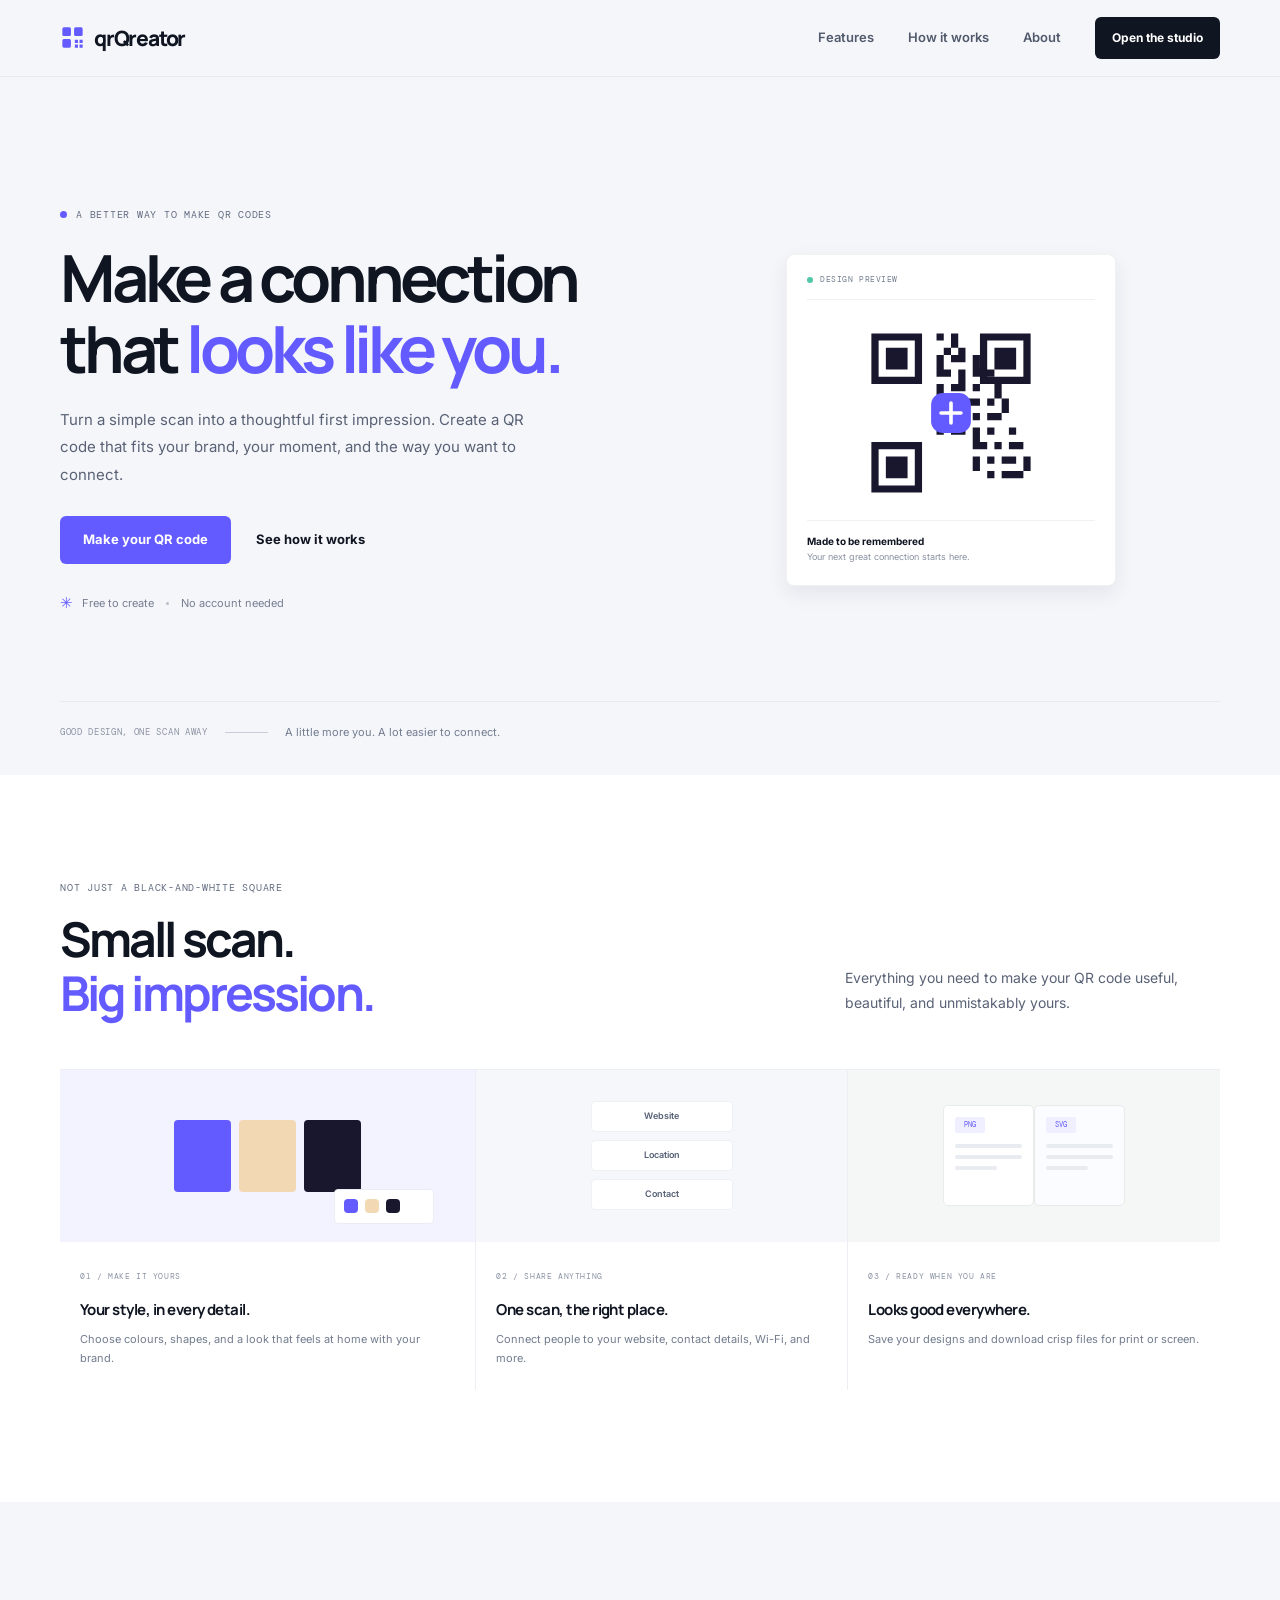
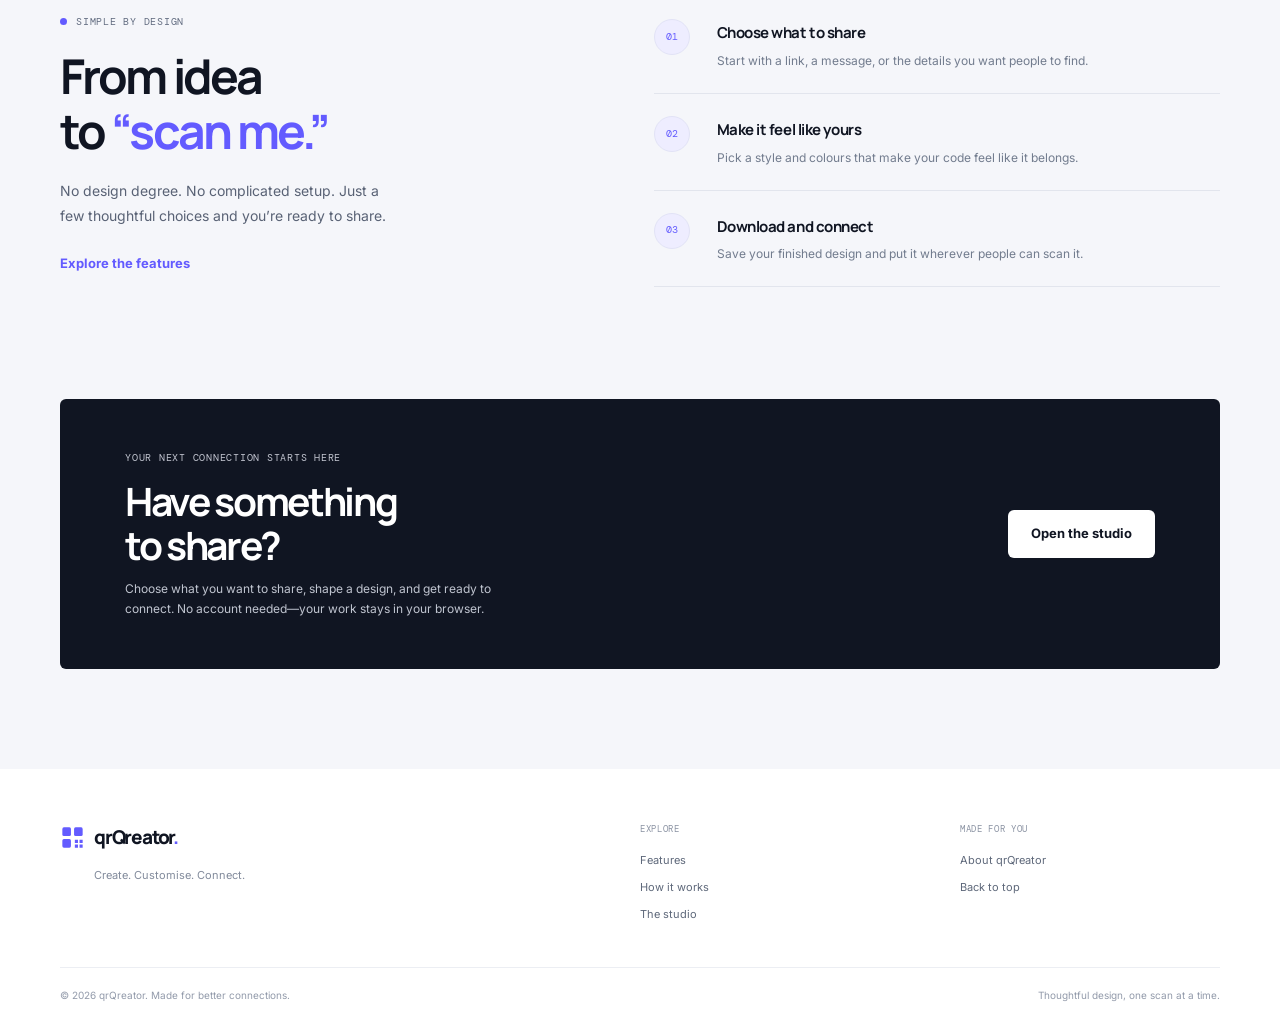
<file: index.html>
<!doctype html>
<html lang="en">
  <head>
    <meta charset="utf-8">
    <meta name="viewport" content="width=device-width, initial-scale=1">
    <meta name="theme-color" content="#f5f6fa">
    <meta
      name="description"
      content="Create a QR code that feels like yours. qrQreator makes it simple to customise and share a polished QR code."
    >
    <title>qrQreator</title>
    <link rel="preconnect" href="https://fonts.googleapis.com">
    <link rel="preconnect" href="https://fonts.gstatic.com" crossorigin>
    <link
      href="https://fonts.googleapis.com/css2?family=DM+Mono:wght@400;500&family=Inter:wght@400;500;600;700&family=Manrope:wght@400;500;600;700;800&display=swap"
      rel="stylesheet"
    >
    <link rel="stylesheet" href="css/style.css">
    <link rel="stylesheet" href="css/animations.css">
    <link rel="stylesheet" href="css/responsive.css">
    <script src="js/main.js" defer></script>
  </head>
  <body>
    <a class="skip-link" href="#main-content">Skip to content</a>

    <header class="site-header">
      <div class="container header-inner">
        <a class="brand" href="#home" aria-label="qrQreator home">
          <span class="brand-mark" aria-hidden="true">
            <svg viewBox="0 0 32 32" fill="none">
              <rect x="3" y="3" width="11" height="11" rx="2" fill="currentColor"/>
              <rect x="18" y="3" width="11" height="11" rx="2" fill="currentColor"/>
              <rect x="3" y="18" width="11" height="11" rx="2" fill="currentColor"/>
              <path d="M19 19h4v4h-4zm6 0h4v4h-4zm-6 6h4v4h-4zm6 0h4v4h-4z" fill="currentColor"/>
            </svg>
          </span>
          <span>qrQreator<span class="brand-period"></span></span>
        </a>

        <button
          class="menu-toggle"
          type="button"
          aria-expanded="false"
          aria-controls="primary-navigation"
          aria-label="Open navigation menu"
        >
          <span></span>
          <span></span>
        </button>

        <nav class="navigation" id="primary-navigation" aria-label="Main navigation">
          <a class="nav-link" href="#features">Features</a>
          <a class="nav-link" href="#how-it-works">How it works</a>
          <a class="nav-link" href="#about">About</a>
          <a class="button button-small button-dark nav-cta" href="studio.html">
            Open the studio
          </a>
        </nav>
      </div>
    </header>

    <main id="main-content">
      <section class="hero section-space" id="home">
        <div class="container hero-grid">
          <div class="hero-copy">
            <p class="eyebrow"><span class="eyebrow-dot"></span> A better way to make QR codes</p>
            <h1>Make a connection<br>that <span>looks like you.</span></h1>
            <p class="hero-description">
              Turn a simple scan into a thoughtful first impression. Create a QR code that fits your
              brand, your moment, and the way you want to connect.
            </p>
            <div class="hero-actions">
              <a class="button button-primary" href="studio.html">
                Make your QR code
              </a>
              <a class="text-link" href="#how-it-works">See how it works</a>
            </div>
            <div class="hero-note">
              <span class="note-icon" aria-hidden="true">✳</span>
              Free to create <span class="note-divider"></span> No account needed
            </div>
          </div>

          <div class="hero-visual" aria-label="A preview of a custom qrQreator QR design">
            <div class="design-card">
              <div class="design-card-top">
                <span class="preview-label"><span></span> DESIGN PREVIEW</span>
              </div>
              <div class="qr-art" aria-hidden="true">
                <svg viewBox="0 0 210 210" role="presentation">
                  <rect width="210" height="210" rx="14" fill="#fff"/>
                  <g fill="#19172d">
                    <path d="M17 17h56v56H17zm8 8v40h40V25zm8 8h24v24H33zM137 17h56v56h-56zm8 8v40h40V25zm8 8h24v24h-24zM17 137h56v56H17zm8 8v40h40v-40zm8 8h24v24H33z"/>
                    <path d="M89 17h8v8h-8zm16 0h8v16h-8zm-8 16h8v8h-8zm16 0h8v8h-8zm-24 8h8v16h-8zm16 0h16v8h-16zm24 0h8v16h-8zm-40 16h16v8H89zm24 0h8v16h-8zm16 0h16v8h-16zm16 0h8v8h-8zm-56 16h8v16h-8zm16 0h16v8h-16zm24 0h8v8h-8zm24 0h8v16h-8zm-64 16h8v8h-8zm16 0h8v16h-8zm16 0h16v8h-16zm24 0h8v8h-8zm16 0h8v16h-8zm-72 16h16v8h-16zm24 0h8v16h-8zm16 0h8v8h-8zm16 0h16v8h-16zm-56 16h8v8h-8zm16 0h16v8h-16zm24 0h8v16h-8zm16 0h8v8h-8zm24 0h8v8h-8zm-40 16h16v8h-16zm24 0h8v8h-8zm16 0h16v8h-16zm-40 16h8v16h-8zm16 0h8v8h-8zm16 0h16v8h-16zm24 0h8v16h-8zm-40 16h8v8h-8zm16 0h24v8h-24z"/>
                  </g>
                  <rect x="83" y="83" width="44" height="44" rx="13" fill="#635bff"/>
                  <path d="M94 105h22m-11-11v22" stroke="#fff" stroke-width="4" stroke-linecap="round"/>
                </svg>
              </div>
              <div class="design-card-caption">
                <div>
                  <strong>Made to be remembered</strong>
                  <span>Your next great connection starts here.</span>
                </div>
              </div>
            </div>
          </div>
        </div>
        <div class="hero-bottom container">
          <span class="hero-bottom-label">GOOD DESIGN, ONE SCAN AWAY</span>
          <span class="hero-bottom-line"></span>
          <span class="hero-bottom-copy">A little more you. A lot easier to connect.</span>
        </div>
      </section>

      <section class="features section-space" id="features">
        <div class="container">
          <div class="section-heading">
            <div>
              <p class="eyebrow">Not just a black-and-white square</p>
              <h2>Small scan.<br><span>Big impression.</span></h2>
            </div>
            <p class="section-intro">
              Everything you need to make your QR code useful, beautiful, and unmistakably yours.
            </p>
          </div>

          <div class="feature-grid">
            <article class="feature-card feature-card-large">
              <div class="feature-art feature-art-colour" aria-hidden="true">
                <div class="colour-tile tile-purple"></div>
                <div class="colour-tile tile-cream"></div>
                <div class="colour-tile tile-ink"></div>
                <div class="colour-picker"><span></span><i></i><i></i></div>
              </div>
              <div class="feature-card-copy">
                <span class="feature-index">01 / MAKE IT YOURS</span>
                <h3>Your style, in every detail.</h3>
                <p>Choose colours, shapes, and a look that feels at home with your brand.</p>
              </div>
            </article>
            <article class="feature-card">
              <div class="feature-art feature-art-links" aria-hidden="true">
                <div class="link-chip">Website</div>
                <div class="link-chip">Location</div>
                <div class="link-chip">Contact</div>
              </div>
              <div class="feature-card-copy">
                <span class="feature-index">02 / SHARE ANYTHING</span>
                <h3>One scan, the right place.</h3>
                <p>Connect people to your website, contact details, Wi-Fi, and more.</p>
              </div>
            </article>
            <article class="feature-card">
              <div class="feature-art feature-art-files" aria-hidden="true">
                <div class="file-preview"><span>PNG</span><i></i><i></i><i></i></div>
                <div class="file-preview file-preview-back"><span>SVG</span><i></i><i></i><i></i></div>
              </div>
              <div class="feature-card-copy">
                <span class="feature-index">03 / READY WHEN YOU ARE</span>
                <h3>Looks good everywhere.</h3>
                <p>Save your designs and download crisp files for print or screen.</p>
              </div>
            </article>
          </div>
        </div>
      </section>

      <section class="how-it-works section-space" id="how-it-works">
        <div class="container how-grid">
          <div class="how-copy">
            <p class="eyebrow"><span class="eyebrow-dot"></span> Simple by design</p>
            <h2>From idea<br>to <span>“scan me.”</span></h2>
            <p class="section-intro">
              No design degree. No complicated setup. Just a few thoughtful choices and you’re ready
              to share.
            </p>
            <a class="text-link text-link-purple" href="#features">Explore the features</a>
          </div>
          <ol class="steps-list">
            <li class="step-item">
              <span class="step-number">01</span>
              <div>
                <h3>Choose what to share</h3>
                <p>Start with a link, a message, or the details you want people to find.</p>
              </div>
            </li>
            <li class="step-item">
              <span class="step-number">02</span>
              <div>
                <h3>Make it feel like yours</h3>
                <p>Pick a style and colours that make your code feel like it belongs.</p>
              </div>
            </li>
            <li class="step-item">
              <span class="step-number">03</span>
              <div>
                <h3>Download and connect</h3>
                <p>Save your finished design and put it wherever people can scan it.</p>
              </div>
            </li>
          </ol>
        </div>
      </section>

      <section class="studio-preview section-space" id="studio-preview">
        <div class="container studio-callout">
          <div>
            <p class="eyebrow eyebrow-light">Your next connection starts here</p>
            <h2>Have something<br>to share?</h2>
            <p>Choose what you want to share, shape a design, and get ready to connect. No account needed—your work stays in your browser.</p>
          </div>
          <a class="button button-light" href="studio.html">
            Open the studio
          </a>
        </div>
      </section>
    </main>

    <footer class="site-footer" id="about">
      <div class="container footer-main">
        <div class="footer-brand-block">
          <a class="brand brand-footer" href="#home" aria-label="qrQreator home">
            <span class="brand-mark" aria-hidden="true">
              <svg viewBox="0 0 32 32" fill="none">
                <rect x="3" y="3" width="11" height="11" rx="2" fill="currentColor"/>
                <rect x="18" y="3" width="11" height="11" rx="2" fill="currentColor"/>
                <rect x="3" y="18" width="11" height="11" rx="2" fill="currentColor"/>
                <path d="M19 19h4v4h-4zm6 0h4v4h-4zm-6 6h4v4h-4zm6 0h4v4h-4z" fill="currentColor"/>
              </svg>
            </span>
            <span>qrQreator<span class="brand-period">.</span></span>
          </a>
          <p>Create. Customise. Connect.</p>
        </div>
        <div class="footer-links">
          <span class="footer-label">EXPLORE</span>
          <a href="#features">Features</a>
          <a href="#how-it-works">How it works</a>
          <a href="studio.html">The studio</a>
        </div>
        <div class="footer-links">
          <span class="footer-label">MADE FOR YOU</span>
          <a href="#about">About qrQreator</a>
          <a href="#home">Back to top</a>
        </div>
      </div>
      <div class="container footer-bottom">
        <span>© <span id="current-year">2026</span> qrQreator. Made for better connections.</span>
        <span>Thoughtful design, one scan at a time.</span>
      </div>
    </footer>
  </body>
</html>
</file>
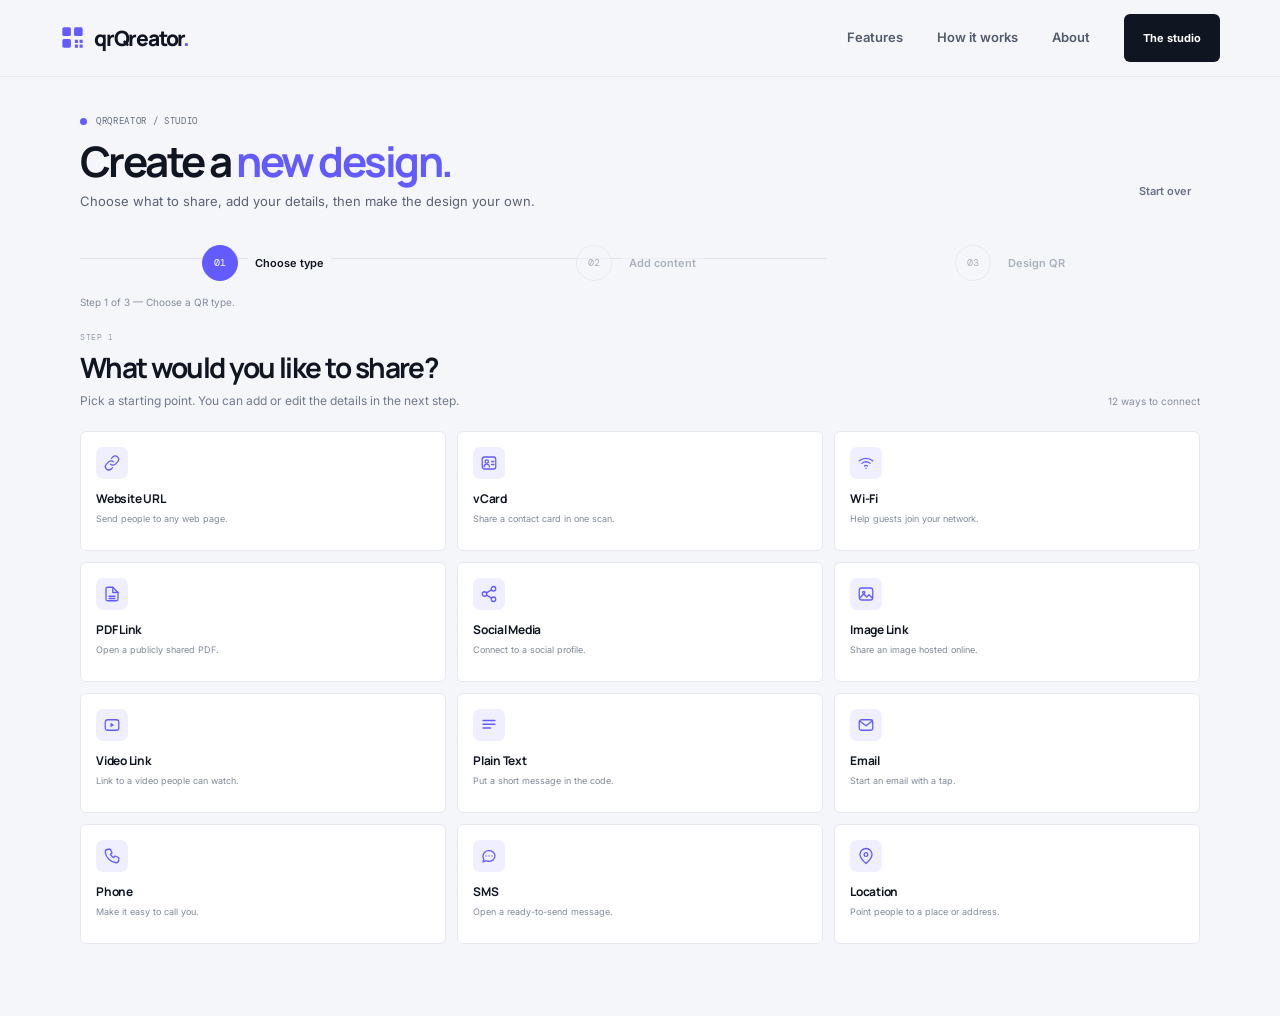
<file: studio.html>
<!doctype html>
<html lang="en">
  <head>
    <meta charset="utf-8">
    <meta name="viewport" content="width=device-width, initial-scale=1">
    <meta name="theme-color" content="#f5f6fa">
    <meta
      name="description"
      content="Choose what to share, add your content, and shape a QR design in the qrQreator Studio."
    >
    <title>QR Studio — qrQreator</title>
    <link rel="preconnect" href="https://fonts.googleapis.com">
    <link rel="preconnect" href="https://fonts.gstatic.com" crossorigin>
    <link
      href="https://fonts.googleapis.com/css2?family=DM+Mono:wght@400;500&family=Inter:wght@400;500;600;700&family=Manrope:wght@400;500;600;700;800&display=swap"
      rel="stylesheet"
    >
    <link rel="stylesheet" href="css/style.css">
    <link rel="stylesheet" href="css/studio.css">
    <link rel="stylesheet" href="css/responsive.css">
    <script src="js/main.js" defer></script>
    <script src="js/vendor/qrcode-generator.js" defer></script>
    <script src="js/vendor/qrcode-generator-utf8.js" defer></script>
    <script src="js/studio.js" defer></script>
  </head>
  <body class="studio-page">
    <svg class="icon-library" aria-hidden="true" focusable="false" xmlns="http://www.w3.org/2000/svg">
      <symbol id="icon-link" viewBox="0 0 24 24">
        <path d="M10 13.5a4.5 4.5 0 0 0 6.4 0l3-3a4.5 4.5 0 0 0-6.4-6.4l-1.7 1.7"/>
        <path d="M14 10.5a4.5 4.5 0 0 0-6.4 0l-3 3a4.5 4.5 0 0 0 6.4 6.4l1.7-1.7"/>
      </symbol>
      <symbol id="icon-card" viewBox="0 0 24 24">
        <rect x="3" y="4" width="18" height="16" rx="3"/>
        <circle cx="9" cy="10" r="2.2"/>
        <path d="M5.5 17a3.5 3.5 0 0 1 7 0m3-7h3m-3 4h3"/>
      </symbol>
      <symbol id="icon-wifi" viewBox="0 0 24 24">
        <path d="M3 9a14 14 0 0 1 18 0M6.5 12.5a8.8 8.8 0 0 1 11 0M10 16a3.2 3.2 0 0 1 4 0"/>
        <circle cx="12" cy="19" r="1" fill="currentColor" stroke="none"/>
      </symbol>
      <symbol id="icon-file" viewBox="0 0 24 24">
        <path d="M13 3H6a2 2 0 0 0-2 2v14a2 2 0 0 0 2 2h12a2 2 0 0 0 2-2V10z"/>
        <path d="M13 3v7h7M8 15h8m-8 3h8"/>
      </symbol>
      <symbol id="icon-share" viewBox="0 0 24 24">
        <circle cx="18" cy="5" r="3"/>
        <circle cx="6" cy="12" r="3"/>
        <circle cx="18" cy="19" r="3"/>
        <path d="m8.7 10.5 6.6-4m-6.6 7 6.6 4"/>
      </symbol>
      <symbol id="icon-image" viewBox="0 0 24 24">
        <rect x="3" y="4" width="18" height="16" rx="3"/>
        <circle cx="9" cy="10" r="1.5"/>
        <path d="m4 17 5-5 4 4 3-3 4 4"/>
      </symbol>
      <symbol id="icon-video" viewBox="0 0 24 24">
        <rect x="3" y="5" width="18" height="14" rx="3"/>
        <path d="m10 9 5 3-5 3z" fill="currentColor" stroke="none"/>
      </symbol>
      <symbol id="icon-text" viewBox="0 0 24 24">
        <path d="M4 6h16M4 11h16M4 16h10"/>
      </symbol>
      <symbol id="icon-mail" viewBox="0 0 24 24">
        <rect x="3" y="5" width="18" height="14" rx="3"/>
        <path d="m4 7 8 6 8-6"/>
      </symbol>
      <symbol id="icon-phone" viewBox="0 0 24 24">
        <path d="M7 3h3l2 5-2.2 1.8a15 15 0 0 0 4.4 4.4L16 12l5 2v3c0 2-1.5 4-3.5 4A16.5 16.5 0 0 1 3 6.5C3 4.5 5 3 7 3z"/>
      </symbol>
      <symbol id="icon-message" viewBox="0 0 24 24">
        <path d="M20 11.5a7.5 7.5 0 0 1-8 7.5 8.5 8.5 0 0 1-4-.9L4 20l1-3.6a7.2 7.2 0 0 1-1-3.9A7.5 7.5 0 0 1 12 5a7.5 7.5 0 0 1 8 6.5z"/>
        <path d="M8 12h.01M12 12h.01M16 12h.01"/>
      </symbol>
      <symbol id="icon-pin" viewBox="0 0 24 24">
        <path d="M20 10c0 5-8 12-8 12S4 15 4 10a8 8 0 1 1 16 0z"/>
        <circle cx="12" cy="10" r="2.5"/>
      </symbol>
    </svg>

    <a class="skip-link" href="#main-content">Skip to content</a>

    <header class="site-header">
      <div class="container header-inner">
        <a class="brand" href="index.html#home" aria-label="qrQreator home">
          <span class="brand-mark" aria-hidden="true">
            <svg viewBox="0 0 32 32" fill="none">
              <rect x="3" y="3" width="11" height="11" rx="2" fill="currentColor"/>
              <rect x="18" y="3" width="11" height="11" rx="2" fill="currentColor"/>
              <rect x="3" y="18" width="11" height="11" rx="2" fill="currentColor"/>
              <path d="M19 19h4v4h-4zm6 0h4v4h-4zm-6 6h4v4h-4zm6 0h4v4h-4z" fill="currentColor"/>
            </svg>
          </span>
          <span>qrQreator<span class="brand-period">.</span></span>
        </a>

        <button
          class="menu-toggle"
          type="button"
          aria-expanded="false"
          aria-controls="primary-navigation"
          aria-label="Open navigation menu"
        >
          <span></span>
          <span></span>
        </button>

        <nav class="navigation" id="primary-navigation" aria-label="Main navigation">
          <a class="nav-link" href="index.html#features">Features</a>
          <a class="nav-link" href="index.html#how-it-works">How it works</a>
          <a class="nav-link" href="index.html#about">About</a>
          <a class="button button-small button-dark nav-cta" href="studio.html" aria-current="page">
            The studio
          </a>
        </nav>
      </div>
    </header>

    <main id="main-content" class="studio-main">
      <div class="container studio-container">
        <div class="studio-heading">
          <div>
            <p class="eyebrow"><span class="eyebrow-dot"></span> qrQreator / STUDIO</p>
            <h1>Create a <span>new design.</span></h1>
            <p class="studio-intro">Choose what to share, add your details, then make the design your own.</p>
          </div>
          <button class="text-button reset-button" id="reset-studio" type="button">
            Start over
          </button>
        </div>

        <nav class="workflow-progress" aria-label="QR creation steps">
          <ol>
            <li>
              <button class="progress-step is-active" type="button" data-step-jump="1" aria-current="step">
                <span class="progress-number">01</span>
                <span class="progress-label">Choose type</span>
              </button>
            </li>
            <li>
              <button class="progress-step" type="button" data-step-jump="2" disabled>
                <span class="progress-number">02</span>
                <span class="progress-label">Add content</span>
              </button>
            </li>
            <li>
              <button class="progress-step" type="button" data-step-jump="3" disabled>
                <span class="progress-number">03</span>
                <span class="progress-label">Design QR</span>
              </button>
            </li>
          </ol>
        </nav>
        <p class="step-announcement" id="step-announcement" aria-live="polite">Step 1 of 3 — Choose a QR type.</p>

        <section class="workflow-step" data-step="1" aria-labelledby="type-step-heading">
          <div class="step-intro">
            <div>
              <span class="step-kicker">STEP 1</span>
              <h2 id="type-step-heading" tabindex="-1">What would you like to share?</h2>
              <p>Pick a starting point. You can add or edit the details in the next step.</p>
            </div>
            <span class="type-count">12 ways to connect</span>
          </div>

          <div class="type-grid" role="group" aria-label="Select a QR code type to open its content form">
            <button class="type-card" type="button" data-qr-type="website" aria-pressed="false">
              <span class="type-icon"><svg aria-hidden="true"><use href="#icon-link"/></svg></span>
              <span class="type-card-title">Website URL</span>
              <span class="type-card-description">Send people to any web page.</span>
            </button>
            <button class="type-card" type="button" data-qr-type="vcard" aria-pressed="false">
              <span class="type-icon"><svg aria-hidden="true"><use href="#icon-card"/></svg></span>
              <span class="type-card-title">vCard</span>
              <span class="type-card-description">Share a contact card in one scan.</span>
            </button>
            <button class="type-card" type="button" data-qr-type="wifi" aria-pressed="false">
              <span class="type-icon"><svg aria-hidden="true"><use href="#icon-wifi"/></svg></span>
              <span class="type-card-title">Wi-Fi</span>
              <span class="type-card-description">Help guests join your network.</span>
            </button>
            <button class="type-card" type="button" data-qr-type="pdf" aria-pressed="false">
              <span class="type-icon"><svg aria-hidden="true"><use href="#icon-file"/></svg></span>
              <span class="type-card-title">PDF Link</span>
              <span class="type-card-description">Open a publicly shared PDF.</span>
            </button>
            <button class="type-card" type="button" data-qr-type="social" aria-pressed="false">
              <span class="type-icon"><svg aria-hidden="true"><use href="#icon-share"/></svg></span>
              <span class="type-card-title">Social Media</span>
              <span class="type-card-description">Connect to a social profile.</span>
            </button>
            <button class="type-card" type="button" data-qr-type="image" aria-pressed="false">
              <span class="type-icon"><svg aria-hidden="true"><use href="#icon-image"/></svg></span>
              <span class="type-card-title">Image Link</span>
              <span class="type-card-description">Share an image hosted online.</span>
            </button>
            <button class="type-card" type="button" data-qr-type="video" aria-pressed="false">
              <span class="type-icon"><svg aria-hidden="true"><use href="#icon-video"/></svg></span>
              <span class="type-card-title">Video Link</span>
              <span class="type-card-description">Link to a video people can watch.</span>
            </button>
            <button class="type-card" type="button" data-qr-type="text" aria-pressed="false">
              <span class="type-icon"><svg aria-hidden="true"><use href="#icon-text"/></svg></span>
              <span class="type-card-title">Plain Text</span>
              <span class="type-card-description">Put a short message in the code.</span>
            </button>
            <button class="type-card" type="button" data-qr-type="email" aria-pressed="false">
              <span class="type-icon"><svg aria-hidden="true"><use href="#icon-mail"/></svg></span>
              <span class="type-card-title">Email</span>
              <span class="type-card-description">Start an email with a tap.</span>
            </button>
            <button class="type-card" type="button" data-qr-type="phone" aria-pressed="false">
              <span class="type-icon"><svg aria-hidden="true"><use href="#icon-phone"/></svg></span>
              <span class="type-card-title">Phone</span>
              <span class="type-card-description">Make it easy to call you.</span>
            </button>
            <button class="type-card" type="button" data-qr-type="sms" aria-pressed="false">
              <span class="type-icon"><svg aria-hidden="true"><use href="#icon-message"/></svg></span>
              <span class="type-card-title">SMS</span>
              <span class="type-card-description">Open a ready-to-send message.</span>
            </button>
            <button class="type-card" type="button" data-qr-type="location" aria-pressed="false">
              <span class="type-icon"><svg aria-hidden="true"><use href="#icon-pin"/></svg></span>
              <span class="type-card-title">Location</span>
              <span class="type-card-description">Point people to a place or address.</span>
            </button>
          </div>

        </section>

        <section class="workflow-step" data-step="2" aria-labelledby="content-step-heading" hidden>
          <div class="step-intro">
            <div>
              <span class="step-kicker">STEP 2</span>
              <h2 id="content-step-heading" tabindex="-1">Add the details.</h2>
              <p>Tell us what people should see when they scan your code.</p>
            </div>
            <div class="selected-type-summary" id="selected-type-summary">
              <span class="type-icon type-icon-small" id="selected-type-icon" aria-hidden="true"></span>
              <span id="selected-type-label">Choose a type</span>
            </div>
          </div>

          <div class="content-step-layout">
            <form class="content-form" id="content-form" novalidate>
              <div class="content-fields" data-content-panel="website" hidden>
                <div class="form-section-heading">
                  <h3>Your website</h3>
                  <p>Paste the page you want people to visit.</p>
                </div>
                <div class="form-field">
                  <label for="website-url">Website address</label>
                  <input id="website-url" name="websiteUrl" type="url" placeholder="https://yourwebsite.com" autocomplete="url" required>
                  <span class="field-hint">Use a full link beginning with https://.</span>
                </div>
              </div>

              <div class="content-fields" data-content-panel="vcard" hidden>
                <div class="form-section-heading">
                  <h3>Your contact card</h3>
                  <p>Add the details you want someone to save.</p>
                </div>
                <div class="form-field form-field-split">
                  <div class="form-field">
                    <label for="vcard-first-name">First name</label>
                    <input id="vcard-first-name" name="firstName" type="text" placeholder="Jordan" autocomplete="given-name" required>
                  </div>
                  <div class="form-field">
                    <label for="vcard-last-name">Last name</label>
                    <input id="vcard-last-name" name="lastName" type="text" placeholder="Lee" autocomplete="family-name" required>
                  </div>
                </div>
                <div class="form-field">
                  <label for="vcard-email">Email <span class="optional-label">Optional</span></label>
                  <input id="vcard-email" name="vcardEmail" type="email" placeholder="jordan@example.com" autocomplete="email">
                </div>
                <div class="form-field form-field-split">
                  <div class="form-field">
                    <label for="vcard-phone">Phone <span class="optional-label">Optional</span></label>
                    <input id="vcard-phone" name="vcardPhone" type="tel" placeholder="+1 555 123 4567" autocomplete="tel">
                  </div>
                  <div class="form-field">
                    <label for="vcard-organization">Organization <span class="optional-label">Optional</span></label>
                    <input id="vcard-organization" name="organization" type="text" placeholder="Company or studio" autocomplete="organization">
                  </div>
                </div>
                <div class="form-field">
                  <label for="vcard-website">Website <span class="optional-label">Optional</span></label>
                  <input id="vcard-website" name="vcardWebsite" type="url" placeholder="https://yourwebsite.com" autocomplete="url">
                </div>
              </div>

              <div class="content-fields" data-content-panel="wifi" hidden>
                <div class="form-section-heading">
                  <h3>Your Wi-Fi network</h3>
                  <p>People nearby can join without typing your password.</p>
                </div>
                <div class="form-field">
                  <label for="wifi-name">Network name</label>
                  <input id="wifi-name" name="wifiName" type="text" placeholder="Your network name" autocomplete="off" required>
                </div>
                <div class="form-field">
                  <label for="wifi-security">Security</label>
                  <select id="wifi-security" name="wifiSecurity">
                    <option value="WPA">WPA / WPA2</option>
                    <option value="WEP">WEP</option>
                    <option value="nopass">Open network</option>
                  </select>
                </div>
                <div class="form-field" id="wifi-password-field">
                  <label for="wifi-password">Network password</label>
                  <input id="wifi-password" name="wifiPassword" type="password" placeholder="Enter your Wi-Fi password" autocomplete="new-password" required>
                </div>
              </div>

              <div class="content-fields" data-content-panel="pdf" hidden>
                <div class="form-section-heading">
                  <h3>Your PDF link</h3>
                  <p>Link to a PDF already shared somewhere public.</p>
                </div>
                <div class="form-field">
                  <label for="pdf-url">Public PDF URL</label>
                  <input id="pdf-url" name="pdfUrl" type="url" placeholder="https://example.com/guide.pdf" required>
                  <span class="field-hint">qrQreator links to your file; it does not upload or host PDFs.</span>
                </div>
              </div>

              <div class="content-fields" data-content-panel="social" hidden>
                <div class="form-section-heading">
                  <h3>Your social profile</h3>
                  <p>Choose a network and add a public profile link.</p>
                </div>
                <div class="form-field">
                  <label for="social-platform">Social network</label>
                  <select id="social-platform" name="socialPlatform" required>
                    <option value="">Choose a network</option>
                    <option>Instagram</option>
                    <option>Facebook</option>
                    <option>TikTok</option>
                    <option>LinkedIn</option>
                    <option>YouTube</option>
                    <option>X</option>
                    <option>Other</option>
                  </select>
                </div>
                <div class="form-field">
                  <label for="social-url">Profile URL</label>
                  <input id="social-url" name="socialUrl" type="url" placeholder="https://social.example/yourname" required>
                </div>
              </div>

              <div class="content-fields" data-content-panel="image" hidden>
                <div class="form-section-heading">
                  <h3>Your image link</h3>
                  <p>Use a public link to an image hosted online.</p>
                </div>
                <div class="form-field">
                  <label for="image-url">Public image URL</label>
                  <input id="image-url" name="imageUrl" type="url" placeholder="https://example.com/photo.jpg" required>
                  <span class="field-hint">qrQreator does not upload or host image files.</span>
                </div>
              </div>

              <div class="content-fields" data-content-panel="video" hidden>
                <div class="form-section-heading">
                  <h3>Your video link</h3>
                  <p>Paste a public video page people can open.</p>
                </div>
                <div class="form-field">
                  <label for="video-url">Public video URL</label>
                  <input id="video-url" name="videoUrl" type="url" placeholder="https://video.example/watch/…" required>
                  <span class="field-hint">qrQreator links to your video; it does not upload or host videos.</span>
                </div>
              </div>

              <div class="content-fields" data-content-panel="text" hidden>
                <div class="form-section-heading">
                  <h3>Your message</h3>
                  <p>Share a note, instructions, or any plain text.</p>
                </div>
                <div class="form-field">
                  <label for="plain-text">Text to share</label>
                  <textarea id="plain-text" name="plainText" rows="5" placeholder="Write the text you want people to read…" required></textarea>
                </div>
              </div>

              <div class="content-fields" data-content-panel="email" hidden>
                <div class="form-section-heading">
                  <h3>Start an email</h3>
                  <p>Scanning opens an email addressed to your recipient.</p>
                </div>
                <div class="form-field">
                  <label for="email-address">Email address</label>
                  <input id="email-address" name="emailAddress" type="email" placeholder="hello@example.com" autocomplete="email" required>
                </div>
                <div class="form-field">
                  <label for="email-subject">Subject <span class="optional-label">Optional</span></label>
                  <input id="email-subject" name="emailSubject" type="text" placeholder="A quick hello">
                </div>
                <div class="form-field">
                  <label for="email-message">Message <span class="optional-label">Optional</span></label>
                  <textarea id="email-message" name="emailMessage" rows="3" placeholder="Add a message…"></textarea>
                </div>
              </div>

              <div class="content-fields" data-content-panel="phone" hidden>
                <div class="form-section-heading">
                  <h3>Make a call</h3>
                  <p>Add the phone number you want people to call.</p>
                </div>
                <div class="form-field">
                  <label for="phone-number">Phone number</label>
                  <input id="phone-number" name="phoneNumber" type="tel" placeholder="+1 555 123 4567" autocomplete="tel" required>
                  <span class="field-hint">Include a country code for international callers.</span>
                </div>
              </div>

              <div class="content-fields" data-content-panel="sms" hidden>
                <div class="form-section-heading">
                  <h3>Start a text message</h3>
                  <p>Add a recipient and an optional message.</p>
                </div>
                <div class="form-field">
                  <label for="sms-number">Recipient’s phone number</label>
                  <input id="sms-number" name="smsNumber" type="tel" placeholder="+1 555 123 4567" autocomplete="tel" required>
                </div>
                <div class="form-field">
                  <label for="sms-message">Message <span class="optional-label">Optional</span></label>
                  <textarea id="sms-message" name="smsMessage" rows="3" placeholder="Write a text message…"></textarea>
                </div>
              </div>

              <div class="content-fields" data-content-panel="location" hidden>
                <div class="form-section-heading">
                  <h3>Your location</h3>
                  <p>Enter a full address or a place people can search for.</p>
                </div>
                <div class="form-field">
                  <label for="location-address">Address or place</label>
                  <textarea id="location-address" name="locationAddress" rows="3" placeholder="Street address, city, or place name" required></textarea>
                  <span class="field-hint">Use a specific address to make the destination easy to find.</span>
                </div>
              </div>
            </form>

            <aside class="content-privacy">
              <span class="privacy-mark" aria-hidden="true">✳</span>
              <div>
                <strong>Your details stay in this browser.</strong>
                <span>They are not sent to a qrQreator server.</span>
              </div>
            </aside>
          </div>

          <div class="step-actions">
            <button class="button button-outline" type="button" data-step-back>Back</button>
            <button class="button button-primary" id="content-next" type="button">
              Continue to design
            </button>
          </div>
        </section>

        <section class="workflow-step" data-step="3" aria-labelledby="design-step-heading" hidden>
          <div class="step-intro">
            <div>
              <span class="step-kicker">STEP 3</span>
              <h2 id="design-step-heading" tabindex="-1">Make it yours.</h2>
              <p>Adjust your colours and size, then download a QR code ready to share.</p>
            </div>
            <span class="selected-type-summary design-type-summary">
              <span class="type-icon type-icon-small" id="design-type-icon" aria-hidden="true"></span>
              <span id="design-type-label">Your QR type</span>
            </span>
          </div>

          <div class="design-workspace">
            <section class="design-preview-panel" aria-labelledby="design-preview-heading">
              <div class="design-preview-header">
                <div>
                  <span class="panel-kicker">DESIGN PREVIEW</span>
                  <h3 id="design-preview-heading">Your QR code</h3>
                </div>
                <span class="preview-type" id="design-preview-type">Choose a type</span>
              </div>
              <div class="design-preview-stage">
                <div class="design-preview-sheet" id="design-preview-sheet">
                  <div class="qr-empty-state" id="qr-preview-empty">
                    <svg viewBox="0 0 100 100" fill="none">
                      <path d="M13 38V19a6 6 0 0 1 6-6h19M62 13h19a6 6 0 0 1 6 6v19M87 62v19a6 6 0 0 1-6 6H62M38 87H19a6 6 0 0 1-6-6V62" stroke="currentColor" stroke-width="5" stroke-linecap="round"/>
                      <path d="M35 35h30v30H35z" stroke="currentColor" stroke-width="3" stroke-dasharray="4 5"/>
                      <path d="M50 43v14m-7-7h14" stroke="currentColor" stroke-width="3" stroke-linecap="round"/>
                    </svg>
                    <span class="preview-placeholder-label" id="qr-preview-empty-message">Choose a type and add valid content to create your QR code.</span>
                  </div>
                  <div class="qr-preview-wrap" id="qr-preview-wrap" hidden>
                    <img class="qr-preview-image" id="qr-preview-image" alt="" hidden>
                  </div>
                </div>
              </div>
              <div class="design-preview-caption">
                <span class="preview-status-dot" id="preview-status-dot" aria-hidden="true"></span>
                <div>
                  <p id="design-preview-status" role="status" aria-live="polite">Waiting for valid content</p>
                  <span id="design-style-summary">Square dots · Square corners · No frame</span>
                </div>
              </div>
              <p class="preview-stage-note">Colours and an uploaded logo are included in the QR. Dot and corner patterns and frames are not applied yet.</p>
            </section>

            <aside class="design-controls" aria-labelledby="design-controls-heading">
              <div class="design-controls-heading">
                <span class="panel-kicker">APPEARANCE</span>
                <h3 id="design-controls-heading">Design settings</h3>
              </div>

              <div class="control-group color-control-group">
                <div class="color-setting">
                  <label for="foreground-color">Foreground</label>
                  <div class="color-input-wrap">
                    <input id="foreground-color" type="color" value="#101522" aria-label="Foreground colour">
                    <output id="foreground-value" for="foreground-color">#101522</output>
                  </div>
                </div>
                <div class="color-setting">
                  <label for="background-color">Background</label>
                  <div class="color-input-wrap">
                    <input id="background-color" type="color" value="#ffffff" aria-label="Background colour">
                    <output id="background-value" for="background-color">#FFFFFF</output>
                  </div>
                </div>
              </div>

              <div class="control-group">
                <div class="control-label-row">
                  <label for="qr-size">QR size</label>
                  <output id="size-value" for="qr-size">256 px</output>
                </div>
                <input id="qr-size" class="range-control" type="range" min="128" max="512" step="32" value="256">
                <div class="range-labels"><span>Small</span><span>Large</span></div>
              </div>

              <div class="control-group">
                <label for="error-correction">Error correction</label>
                <select id="error-correction">
                  <option value="L">Low · 7%</option>
                  <option value="M" selected>Medium · 15%</option>
                  <option value="Q">Quartile · 25%</option>
                  <option value="H">High · 30%</option>
                </select>
                <span class="field-hint">Higher levels can help if a code is partly covered.</span>
              </div>

              <div class="control-group">
                <span class="control-label">QR pattern</span>
                <div class="option-row" role="group" aria-label="QR pattern">
                  <button class="style-option is-selected" type="button" data-option-group="dotStyle" data-option-value="square" aria-pressed="true" aria-label="Square pattern">
                    <span class="dot-pattern dot-square" aria-hidden="true"></span>
                    <span>Square</span>
                  </button>
                  <button class="style-option" type="button" data-option-group="dotStyle" data-option-value="rounded" aria-pressed="false" aria-label="Rounded pattern">
                    <span class="dot-pattern dot-rounded" aria-hidden="true"></span>
                    <span>Rounded</span>
                  </button>
                  <button class="style-option" type="button" data-option-group="dotStyle" data-option-value="dots" aria-pressed="false" aria-label="Circular pattern">
                    <span class="dot-pattern dot-circles" aria-hidden="true"></span>
                    <span>Dots</span>
                  </button>
                </div>
              </div>

              <div class="control-group">
                <span class="control-label">Corner style</span>
                <div class="option-row" role="group" aria-label="Corner style">
                  <button class="style-option is-selected" type="button" data-option-group="cornerStyle" data-option-value="square" aria-pressed="true" aria-label="Square corners">
                    <span class="corner-sample corner-square" aria-hidden="true"></span>
                    <span>Square</span>
                  </button>
                  <button class="style-option" type="button" data-option-group="cornerStyle" data-option-value="rounded" aria-pressed="false" aria-label="Rounded corners">
                    <span class="corner-sample corner-rounded" aria-hidden="true"></span>
                    <span>Rounded</span>
                  </button>
                </div>
              </div>

              <div class="control-group">
                <label class="control-label" for="frame-style">Frame style</label>
                <select id="frame-style">
                  <option value="none">No frame</option>
                  <option value="outline">Simple outline</option>
                  <option value="caption">Caption space</option>
                </select>
              </div>

              <div class="control-group logo-control-group">
                <span class="control-label">Logo</span>
                <label class="logo-upload" for="logo-upload">
                  <span class="logo-upload-copy">
                    <strong id="logo-name">Add a logo</strong>
                    <span>PNG, JPG, or SVG · 2 MB max</span>
                  </span>
                  <span class="upload-action">Browse</span>
                </label>
                <input class="visually-hidden" id="logo-upload" type="file" accept="image/png,image/jpeg,image/svg+xml,.png,.jpg,.jpeg,.svg">
                <button class="text-button remove-logo-button" id="remove-logo" type="button" hidden>Remove logo</button>
                <span class="field-hint logo-feedback" id="logo-feedback" role="status" aria-live="polite">
                  <span class="logo-loading-indicator" id="logo-loading-indicator" aria-hidden="true" hidden></span>
                  <span id="logo-feedback-text">Add a small logo to the centre of your QR code.</span>
                </span>
                <div class="control-label-row">
                  <label for="logo-background-shape">Logo background</label>
                  <select id="logo-background-shape" disabled>
                    <option value="square">Square</option>
                    <option value="circle">Circle</option>
                  </select>
                </div>
                <div class="control-label-row logo-size-row">
                  <label for="logo-size">Logo size</label>
                  <output id="logo-size-value" for="logo-size">20%</output>
                </div>
                <input id="logo-size" class="range-control" type="range" min="10" max="20" step="2" value="20" disabled>
              </div>
            </aside>
          </div>

          <div class="step-actions design-step-actions">
            <button class="button button-outline" type="button" data-step-back>Back to content</button>
            <div class="download-action">
              <span class="download-status" id="download-status" role="status" aria-live="polite"></span>
              <div class="download-control">
                <button
                  class="button button-primary download-button"
                  id="download-qr"
                  type="button"
                  disabled
                  aria-haspopup="menu"
                  aria-expanded="false"
                  aria-controls="download-format-menu"
                >
                  Download QR
                </button>
                <div class="download-menu" id="download-format-menu" role="menu" aria-label="Choose a download format" hidden>
                  <button class="download-format-option" id="download-png" type="button" role="menuitem">PNG image</button>
                  <button class="download-format-option" id="download-svg" type="button" role="menuitem">SVG vector</button>
                </div>
              </div>
            </div>
          </div>
        </section>
      </div>
    </main>
  </body>
</html>
</file>
<file: css/style.css>
:root {
  color-scheme: light;
  --color-primary: #635bff;
  --color-navy: #101522;
  --color-lavender: #a5a0ff;
  --color-white: #ffffff;
  --color-slate: #8791a5;
  --color-muted: #596275;
  --color-background: #f5f6fa;
  --color-line: #e8eaf1;
  --font-heading: "Manrope", sans-serif;
  --font-body: "Inter", sans-serif;
  --font-label: "DM Mono", monospace;
  --content-width: 1160px;
}

* {
  box-sizing: border-box;
}

html {
  scroll-behavior: smooth;
  scroll-padding-top: 88px;
}

body {
  min-width: 320px;
  margin: 0;
  background: var(--color-background);
  color: var(--color-navy);
  font-family: var(--font-body);
  font-size: 15px;
  line-height: 1.65;
  -webkit-font-smoothing: antialiased;
}

body,
button,
a {
  -webkit-tap-highlight-color: transparent;
}

a {
  color: inherit;
  text-decoration: none;
}

button {
  font: inherit;
}

svg {
  display: block;
}

.container {
  width: min(var(--content-width), calc(100% - 64px));
  margin-inline: auto;
}

.section-space {
  padding-block: 112px;
}

.skip-link {
  position: fixed;
  z-index: 20;
  top: 12px;
  left: 12px;
  padding: 10px 16px;
  transform: translateY(-160%);
  border-radius: 8px;
  background: var(--color-navy);
  color: var(--color-white);
}

.skip-link:focus {
  transform: translateY(0);
}

.site-header {
  position: sticky;
  z-index: 10;
  top: 0;
  border-bottom: 1px solid rgb(16 21 34 / 6%);
  background: var(--color-background);
}

.header-inner {
  display: flex;
  min-height: 76px;
  align-items: center;
  justify-content: space-between;
}

.brand {
  display: inline-flex;
  align-items: center;
  gap: 9px;
  font-family: var(--font-heading);
  font-size: 21px;
  font-weight: 800;
  letter-spacing: -1.2px;
}

.brand-mark {
  width: 25px;
  color: var(--color-primary);
}

.brand-mark svg {
  width: 100%;
}

.brand-period {
  color: var(--color-primary);
}

.navigation {
  display: flex;
  align-items: center;
  gap: 34px;
}

.nav-link {
  color: #515a6c;
  font-size: 13px;
  font-weight: 600;
  transition: color 180ms ease;
}

.nav-link:hover,
.nav-link:focus-visible {
  color: var(--color-primary);
}

.button {
  display: inline-flex;
  min-height: 48px;
  align-items: center;
  justify-content: center;
  gap: 8px;
  padding: 0 22px;
  border: 1px solid transparent;
  border-radius: 6px;
  font-size: 13px;
  font-weight: 700;
  transition: background-color 160ms ease, color 160ms ease, border-color 160ms ease;
}

.button:focus-visible,
.text-link:focus-visible,
.nav-link:focus-visible,
.footer-links a:focus-visible {
  outline: 3px solid var(--color-lavender);
  outline-offset: 4px;
}

.button-small {
  min-height: 42px;
  padding-inline: 16px;
  font-size: 12px;
}

.button-dark {
  background: var(--color-navy);
  color: var(--color-white);
}

.button-dark:hover {
  background: #282f43;
}

.button-primary {
  background: var(--color-primary);
  color: var(--color-white);
}

.button-primary:hover {
  background: #5048eb;
}

.menu-toggle {
  display: none;
}

.hero {
  overflow: hidden;
  padding-top: 100px;
  padding-bottom: 34px;
}

.hero-grid {
  display: grid;
  min-height: 486px;
  align-items: center;
  grid-template-columns: 1fr 0.94fr;
  gap: 50px;
}

.hero-copy {
  padding-bottom: 18px;
}

.eyebrow {
  display: flex;
  align-items: center;
  gap: 9px;
  margin: 0 0 20px;
  color: #626c80;
  font-family: var(--font-label);
  font-size: 10px;
  letter-spacing: 0.075em;
  line-height: 1.5;
  text-transform: uppercase;
}

.eyebrow-dot {
  width: 7px;
  height: 7px;
  border-radius: 50%;
  background: var(--color-primary);
}

h1,
h2,
h3,
p {
  margin-top: 0;
}

h1,
h2,
h3 {
  font-family: var(--font-heading);
}

h1 {
  margin-bottom: 21px;
  font-size: clamp(42px, 5.25vw, 65px);
  font-weight: 700;
  letter-spacing: -0.065em;
  line-height: 1.1;
}

h1 span,
h2 span {
  color: var(--color-primary);
}

.hero-description {
  max-width: 470px;
  margin-bottom: 27px;
  color: var(--color-muted);
  font-size: 15px;
  line-height: 1.85;
}

.hero-actions {
  display: flex;
  align-items: center;
  gap: 25px;
}

.text-link {
  display: inline-flex;
  align-items: center;
  color: var(--color-navy);
  font-size: 13px;
  font-weight: 700;
  transition: color 160ms ease;
}

.text-link:hover {
  color: var(--color-primary);
}

.hero-note {
  display: flex;
  align-items: center;
  gap: 9px;
  margin-top: 27px;
  color: #777f91;
  font-size: 11px;
}

.note-icon {
  color: var(--color-primary);
  font-size: 15px;
}

.note-divider {
  width: 3px;
  height: 3px;
  margin-inline: 3px;
  border-radius: 50%;
  background: #b6bdc9;
}

.hero-visual {
  position: relative;
  display: grid;
  min-height: 475px;
  place-items: center;
}

.design-card {
  position: relative;
  z-index: 1;
  width: min(330px, 80%);
  padding: 18px 20px 20px;
  border: 1px solid rgb(16 21 34 / 6%);
  border-radius: 8px;
  background: var(--color-white);
  box-shadow: 0 8px 20px rgb(29 35 65 / 8%);
}

.design-card-top {
  display: flex;
  align-items: center;
  justify-content: space-between;
  padding-bottom: 12px;
  border-bottom: 1px solid #f0f1f5;
}

.preview-label {
  display: inline-flex;
  align-items: center;
  gap: 7px;
  color: #737d90;
  font-family: var(--font-label);
  font-size: 8px;
  letter-spacing: 0.07em;
}

.preview-label span {
  width: 6px;
  height: 6px;
  border-radius: 50%;
  background: #51c7a6;
}

.qr-art {
  display: grid;
  padding: 18px 0 12px;
  place-items: center;
}

.qr-art svg {
  width: 190px;
  max-width: 100%;
}

.design-card-caption {
  display: flex;
  align-items: center;
  gap: 11px;
  padding-top: 13px;
  border-top: 1px solid #f0f1f5;
}

.design-card-caption strong,
.design-card-caption span {
  display: block;
}

.design-card-caption strong {
  font-size: 10px;
  line-height: 1.4;
}

.design-card-caption span {
  margin-top: 2px;
  color: #8991a1;
  font-size: 9px;
}

.hero-bottom {
  display: flex;
  align-items: center;
  gap: 17px;
  margin-top: 38px;
  padding-top: 21px;
  border-top: 1px solid var(--color-line);
}

.hero-bottom-label,
.feature-index,
.footer-label {
  color: #8b93a3;
  font-family: var(--font-label);
  font-size: 9px;
  letter-spacing: 0.075em;
}

.hero-bottom-line {
  width: 43px;
  height: 1px;
  background: #c9cdd7;
}

.hero-bottom-copy {
  color: #737d90;
  font-size: 11px;
}

.features {
  padding-top: 105px;
  background: var(--color-white);
}

.section-heading {
  display: flex;
  align-items: flex-end;
  justify-content: space-between;
  gap: 50px;
  margin-bottom: 48px;
}

.section-heading .eyebrow {
  margin-bottom: 17px;
}

h2 {
  margin-bottom: 0;
  font-size: clamp(36px, 4vw, 48px);
  font-weight: 700;
  letter-spacing: -0.06em;
  line-height: 1.13;
}

.section-intro {
  max-width: 375px;
  margin-bottom: 5px;
  color: var(--color-muted);
  font-size: 14px;
  line-height: 1.8;
}

.feature-grid {
  display: grid;
  grid-template-columns: 1.12fr 1fr 1fr;
  gap: 0;
  border-top: 1px solid #eceef3;
}

.feature-card {
  overflow: hidden;
  min-width: 0;
  border-right: 1px solid #eceef3;
}

.feature-card:last-child {
  border-right: 0;
}

.feature-art {
  position: relative;
  display: flex;
  height: 172px;
  align-items: center;
  justify-content: center;
  overflow: hidden;
  background: #f6f5ff;
}

.feature-art-colour {
  gap: 8px;
  background: #f3f2ff;
}

.colour-tile {
  width: 57px;
  height: 72px;
  border-radius: 4px;
}

.tile-purple {
  background: var(--color-primary);
}

.tile-cream {
  background: #f3d9b3;
}

.tile-ink {
  background: #19172d;
}

.colour-picker {
  position: absolute;
  right: 10%;
  bottom: 18px;
  display: flex;
  width: 100px;
  height: 35px;
  align-items: center;
  gap: 7px;
  padding: 0 9px;
  border: 1px solid #ececf4;
  border-radius: 4px;
  background: white;
}

.colour-picker span,
.colour-picker i {
  width: 14px;
  height: 14px;
  border-radius: 4px;
  background: var(--color-primary);
}

.colour-picker i:nth-of-type(1) {
  background: #f3d9b3;
}

.colour-picker i:nth-of-type(2) {
  background: #19172d;
}

.feature-art-links {
  flex-direction: column;
  gap: 8px;
  background: #f5f7fa;
}

.link-chip {
  display: flex;
  width: 142px;
  height: 31px;
  align-items: center;
  justify-content: center;
  border: 1px solid #edf0f5;
  border-radius: 4px;
  background: white;
  color: #566074;
  font-size: 9px;
  font-weight: 600;
}

.feature-art-files {
  background: #f4f7f5;
}

.file-preview {
  display: flex;
  width: 91px;
  height: 101px;
  flex-direction: column;
  gap: 7px;
  padding: 11px;
  border: 1px solid #e8ece8;
  border-radius: 5px;
  background: white;
}

.file-preview-back {
  background: #fbfcff;
}

.file-preview span {
  width: 30px;
  margin-bottom: 4px;
  padding: 2px 4px;
  border-radius: 2px;
  background: #f0efff;
  color: var(--color-primary);
  font-family: var(--font-label);
  font-size: 7px;
  text-align: center;
}

.file-preview i {
  height: 4px;
  border-radius: 5px;
  background: #e8ebf0;
}

.file-preview i:last-child {
  width: 62%;
}

.feature-card-copy {
  padding: 20px 20px 23px;
}

.feature-index {
  font-size: 8px;
}

.feature-card h3 {
  margin: 12px 0 7px;
  font-size: 15px;
  font-weight: 700;
  letter-spacing: -0.035em;
}

.feature-card p {
  margin-bottom: 0;
  color: #727c8e;
  font-size: 11px;
  line-height: 1.7;
}

.how-it-works {
  background: #f5f6fa;
}

.how-grid {
  display: grid;
  grid-template-columns: 0.9fr 1.1fr;
  gap: 130px;
}

.how-copy .eyebrow {
  margin-bottom: 20px;
}

.how-copy h2 {
  margin-bottom: 20px;
}

.how-copy .section-intro {
  max-width: 345px;
  margin-bottom: 23px;
}

.text-link-purple {
  color: var(--color-primary);
}

.steps-list {
  display: flex;
  flex-direction: column;
  margin: 0;
  padding: 0;
  list-style: none;
}

.step-item {
  display: grid;
  grid-template-columns: 45px 1fr;
  gap: 18px;
  padding: 22px 0;
  border-bottom: 1px solid #e2e5ed;
}

.step-item:first-child {
  padding-top: 5px;
}

.step-number {
  display: grid;
  width: 36px;
  height: 36px;
  border: 1px solid #e2e3f6;
  border-radius: 50%;
  background: #eeedff;
  color: var(--color-primary);
  font-family: var(--font-label);
  font-size: 10px;
  place-items: center;
}

.step-item h3 {
  margin: 2px 0 5px;
  font-size: 15px;
  letter-spacing: -0.03em;
}

.step-item p {
  max-width: 390px;
  margin: 0;
  color: #727c8e;
  font-size: 12px;
}

.studio-preview {
  padding-top: 0;
  padding-bottom: 100px;
  background: #f5f6fa;
}

.studio-callout {
  position: relative;
  display: flex;
  min-height: 270px;
  align-items: center;
  justify-content: space-between;
  overflow: hidden;
  padding: 50px 65px;
  border-radius: 6px;
  background: var(--color-navy);
  color: white;
}

.studio-callout > div {
  position: relative;
  z-index: 1;
  max-width: 470px;
}

.eyebrow-light {
  margin-bottom: 14px;
  color: #c2c5d0;
}

.studio-callout h2 {
  margin-bottom: 12px;
  font-size: 39px;
}

.studio-callout h2 span {
  color: var(--color-lavender);
}

.studio-callout p:last-child {
  max-width: 410px;
  margin-bottom: 0;
  color: #c0c5d0;
  font-size: 12px;
}

.button-light {
  position: relative;
  z-index: 1;
  flex-shrink: 0;
  background: white;
  color: var(--color-navy);
}

.button-light:hover {
  background: #efefff;
}

.site-footer {
  padding-top: 53px;
  background: white;
}

.footer-main {
  display: grid;
  grid-template-columns: 2fr 1fr 1fr;
  gap: 60px;
  padding-bottom: 44px;
}

.brand-footer {
  font-size: 19px;
}

.footer-brand-block p {
  margin: 8px 0 0 34px;
  color: #818a9b;
  font-size: 11px;
}

.footer-links {
  display: flex;
  flex-direction: column;
  align-items: flex-start;
  gap: 9px;
}

.footer-label {
  margin-bottom: 5px;
}

.footer-links a {
  color: #5e687a;
  font-size: 11px;
  transition: color 180ms ease;
}

.footer-links a:hover {
  color: var(--color-primary);
}

.footer-bottom {
  display: flex;
  min-height: 55px;
  align-items: center;
  justify-content: space-between;
  border-top: 1px solid #eceef3;
  color: #929aaa;
  font-size: 10px;
}
</file>
<file: css/animations.css>
@keyframes rise-in {
  from {
    opacity: 0.7;
    translate: 0 4px;
  }

  to {
    opacity: 1;
    translate: 0 0;
  }
}

.hero-copy {
  animation: rise-in 300ms ease-out both;
}

.design-card {
  animation: rise-in 320ms 60ms ease-out both;
}

@media (prefers-reduced-motion: reduce) {
  .hero-copy,
  .design-card {
    animation: none;
  }
}
</file>
<file: css/responsive.css>
@media (max-width: 900px) {
  .container {
    width: min(var(--content-width), calc(100% - 48px));
  }

  .navigation {
    gap: 21px;
  }

  .hero-grid {
    grid-template-columns: 1.05fr 0.95fr;
    gap: 20px;
  }

  .hero-visual {
    min-height: 410px;
  }

  .feature-grid {
    grid-template-columns: repeat(2, 1fr);
  }

  .feature-card-large {
    grid-column: span 2;
  }

  .feature-card:nth-child(2) {
    border-right: 1px solid #eceef3;
  }

  .feature-card:nth-child(3) {
    border-right: 0;
  }

  .feature-card-large .feature-art {
    height: 150px;
  }

  .how-grid {
    gap: 70px;
  }
}

@media (max-width: 640px) {
  html {
    scroll-padding-top: 72px;
  }

  .container {
    width: calc(100% - 40px);
  }

  .section-space {
    padding-block: 76px;
  }

  .header-inner {
    min-height: 68px;
  }

  .brand {
    font-size: 19px;
  }

  .brand-mark {
    width: 22px;
  }

  .menu-toggle {
    display: flex;
    width: 42px;
    height: 42px;
    flex-direction: column;
    align-items: center;
    justify-content: center;
    gap: 5px;
    border: 1px solid #e5e7ee;
    border-radius: 8px;
    background: white;
    cursor: pointer;
  }

  .menu-toggle span {
    width: 16px;
    height: 2px;
    border-radius: 2px;
    background: var(--color-navy);
    transition: transform 180ms ease;
  }

  .menu-toggle[aria-expanded="true"] span:first-child {
    transform: translateY(3.5px) rotate(45deg);
  }

  .menu-toggle[aria-expanded="true"] span:last-child {
    transform: translateY(-3.5px) rotate(-45deg);
  }

  .navigation {
    position: absolute;
    top: 68px;
    right: 0;
    left: 0;
    display: none;
    align-items: stretch;
    gap: 0;
    padding: 10px 20px 20px;
    border-bottom: 1px solid #e8eaf1;
    background: var(--color-background);
    box-shadow: 0 6px 12px rgb(16 21 34 / 4%);
  }

  .navigation.is-open {
    display: flex;
    flex-direction: column;
  }

  .nav-link {
    padding: 13px 2px;
    border-bottom: 1px solid #e8eaf1;
  }

  .nav-cta {
    margin-top: 14px;
  }

  .hero {
    padding-top: 63px;
    padding-bottom: 30px;
  }

  .hero-grid {
    grid-template-columns: 1fr;
    gap: 8px;
  }

  .hero-copy {
    padding: 0;
  }

  .eyebrow {
    margin-bottom: 17px;
    font-size: 9px;
  }

  h1 {
    margin-bottom: 17px;
    font-size: clamp(42px, 11vw, 58px);
  }

  .hero-description {
    max-width: 480px;
    margin-bottom: 22px;
    font-size: 14px;
  }

  .hero-actions {
    flex-wrap: wrap;
    gap: 17px;
  }

  .button {
    min-height: 49px;
    padding-inline: 17px;
  }

  .hero-note {
    margin-top: 22px;
    font-size: 10px;
  }

  .hero-visual {
    min-height: 370px;
    margin-top: 8px;
  }

  .design-card {
    width: min(290px, 78%);
  }

  .qr-art svg {
    width: 174px;
  }

  .hero-bottom {
    flex-wrap: wrap;
    gap: 9px 12px;
    margin-top: 25px;
  }

  .hero-bottom-label {
    font-size: 8px;
  }

  .hero-bottom-copy {
    width: 100%;
    padding-left: 0;
  }

  .features {
    padding-top: 75px;
  }

  .section-heading {
    display: block;
    margin-bottom: 31px;
  }

  h2 {
    font-size: clamp(35px, 9vw, 44px);
  }

  .section-intro {
    margin-top: 15px;
    font-size: 13px;
  }

  .feature-grid {
    grid-template-columns: 1fr;
    gap: 0;
  }

  .feature-card-large {
    grid-column: auto;
  }

  .feature-card,
  .feature-card:nth-child(2),
  .feature-card:last-child {
    grid-column: auto;
    border-right: 0;
    border-top: 1px solid #eceef3;
  }

  .feature-card:first-child {
    border-top: 0;
  }

  .feature-card-large .feature-art,
  .feature-art {
    height: 152px;
  }

  .feature-card-copy {
    padding: 17px 17px 19px;
  }

  .how-grid {
    grid-template-columns: 1fr;
    gap: 33px;
  }

  .how-copy .section-intro {
    margin-top: 17px;
  }

  .step-item {
    grid-template-columns: 40px 1fr;
    gap: 12px;
    padding: 18px 0;
  }

  .studio-preview {
    padding-top: 0;
    padding-bottom: 72px;
  }

  .studio-callout {
    min-height: 320px;
    flex-direction: column;
    align-items: flex-start;
    justify-content: center;
    gap: 23px;
    padding: 34px 26px;
  }

  .studio-callout h2 {
    font-size: 35px;
  }

  .footer-main {
    grid-template-columns: 1fr 1fr;
    gap: 33px 20px;
    padding-bottom: 34px;
  }

  .footer-brand-block {
    grid-column: span 2;
  }

  .footer-bottom {
    min-height: 70px;
    flex-direction: column;
    align-items: flex-start;
    justify-content: center;
    gap: 3px;
    padding-block: 12px;
    font-size: 9px;
  }
}

@media (prefers-reduced-motion: reduce) {
  html {
    scroll-behavior: auto;
  }

  *,
  *::before,
  *::after {
    animation-duration: 0.01ms !important;
    animation-iteration-count: 1 !important;
    transition-duration: 0.01ms !important;
    scroll-behavior: auto !important;
  }
}
</file>
<file: css/studio.css>
.studio-page {
  min-height: 100vh;
  background: var(--color-background);
}

.studio-page .site-header {
  position: relative;
}

.studio-page .studio-main {
  padding: 38px 0 72px;
}

.studio-container {
  width: min(1120px, calc(100% - 48px));
}

.icon-library {
  position: absolute;
  width: 0;
  height: 0;
  overflow: hidden;
}

.studio-page [hidden] {
  display: none !important;
}

.studio-heading {
  display: flex;
  align-items: flex-end;
  justify-content: space-between;
  gap: 24px;
  margin-bottom: 27px;
}

.studio-heading .eyebrow {
  margin-bottom: 9px;
  font-size: 9px;
}

.studio-heading h1 {
  margin-bottom: 7px;
  font-size: clamp(32px, 4vw, 42px);
  letter-spacing: -0.06em;
}

.studio-heading h1 span {
  color: var(--color-primary);
}

.studio-intro {
  margin-bottom: 0;
  color: var(--color-muted);
  font-size: 13px;
}

.text-button {
  display: inline-flex;
  min-height: 36px;
  align-items: center;
  justify-content: center;
  gap: 7px;
  padding: 0 9px;
  border: 0;
  border-radius: 6px;
  background: transparent;
  color: #687286;
  cursor: pointer;
  font-size: 11px;
  font-weight: 600;
  transition: background-color 160ms ease, color 160ms ease;
}

.text-button:hover {
  background: #e9e9ff;
  color: var(--color-primary);
}

.text-button:focus-visible,
.progress-step:focus-visible,
.type-card:focus-visible,
.style-option:focus-visible,
.logo-upload:focus-within,
.color-input-wrap input:focus-visible,
.range-control:focus-visible {
  outline: 3px solid var(--color-lavender);
  outline-offset: 3px;
}

.reset-button {
  flex-shrink: 0;
  margin-bottom: 3px;
}

.workflow-progress {
  margin-bottom: 7px;
}

.workflow-progress ol {
  display: grid;
  grid-template-columns: repeat(3, minmax(0, 1fr));
  margin: 0;
  padding: 0;
  list-style: none;
}

.workflow-progress li {
  position: relative;
  min-width: 0;
}

.workflow-progress li:not(:last-child)::after {
  position: absolute;
  z-index: 0;
  top: 19px;
  right: 0;
  left: 0;
  height: 1px;
  background: #dfe2eb;
  content: "";
}

.progress-step {
  position: relative;
  z-index: 1;
  display: flex;
  width: 100%;
  min-height: 48px;
  align-items: center;
  justify-content: center;
  gap: 10px;
  padding: 3px 8px;
  border: 0;
  background: transparent;
  color: #7c8698;
  cursor: pointer;
  font: inherit;
}

.progress-number {
  display: grid;
  width: 36px;
  height: 36px;
  flex-shrink: 0;
  border: 1px solid #dfe2eb;
  border-radius: 50%;
  background: var(--color-background);
  color: #798397;
  font-family: var(--font-label);
  font-size: 10px;
  place-items: center;
  transition: background-color 180ms ease, border-color 180ms ease, color 180ms ease;
}

.progress-label {
  padding: 3px 7px;
  background: var(--color-background);
  font-size: 11px;
  font-weight: 600;
  white-space: nowrap;
}

.progress-step.is-active {
  color: var(--color-navy);
}

.progress-step.is-active .progress-number {
  border-color: var(--color-primary);
  background: var(--color-primary);
  color: #fff;
}

.progress-step.is-complete .progress-number {
  border-color: #d9d7ff;
  background: #eeedff;
  color: var(--color-primary);
}

.progress-step:disabled {
  cursor: not-allowed;
  opacity: 0.62;
}

.step-announcement {
  min-height: 20px;
  margin: 6px 0 17px;
  color: #848d9d;
  font-size: 10px;
}

.workflow-step {
  animation: studio-step-in 220ms ease-out both;
}

@keyframes studio-step-in {
  from {
    opacity: 0.65;
    translate: 0 5px;
  }

  to {
    opacity: 1;
    translate: 0 0;
  }
}

.step-intro {
  display: flex;
  align-items: flex-end;
  justify-content: space-between;
  gap: 22px;
  margin-bottom: 20px;
}

.step-kicker,
.panel-kicker {
  display: block;
  margin-bottom: 6px;
  color: #9098a8;
  font-family: var(--font-label);
  font-size: 8px;
  letter-spacing: 0.08em;
}

.step-intro h2 {
  margin: 0 0 6px;
  font-size: clamp(22px, 2.8vw, 28px);
  font-weight: 700;
  letter-spacing: -0.055em;
  line-height: 1.25;
}

.step-intro p {
  margin: 0;
  color: #717b8e;
  font-size: 12px;
}

.type-count {
  flex-shrink: 0;
  margin-bottom: 2px;
  color: #858e9f;
  font-size: 10px;
}

.type-grid {
  display: grid;
  grid-template-columns: repeat(3, minmax(0, 1fr));
  gap: 11px;
}

.type-card {
  display: flex;
  min-height: 120px;
  flex-direction: column;
  align-items: flex-start;
  padding: 15px 15px 13px;
  border: 1px solid #e6e8ef;
  border-radius: 6px;
  background: #fff;
  color: var(--color-navy);
  cursor: pointer;
  text-align: left;
  transition: border-color 150ms ease, background-color 150ms ease;
}

.type-card:hover {
  border-color: #c9c6ff;
}

.type-card.is-selected {
  border-color: var(--color-primary);
  background: #faf9ff;
}

.type-icon {
  display: grid;
  width: 32px;
  height: 32px;
  flex-shrink: 0;
  margin-bottom: 10px;
  border-radius: 7px;
  background: #f0efff;
  color: var(--color-primary);
  place-items: center;
}

.type-icon svg {
  width: 18px;
  height: 18px;
  fill: none;
  stroke: currentColor;
  stroke-linecap: round;
  stroke-linejoin: round;
  stroke-width: 1.7;
}

.type-card-title {
  margin-bottom: 3px;
  font-family: var(--font-heading);
  font-size: 12px;
  font-weight: 700;
  letter-spacing: -0.02em;
}

.type-card-description {
  color: #80899a;
  font-size: 9px;
  line-height: 1.5;
}

.step-actions {
  display: flex;
  align-items: center;
  justify-content: space-between;
  gap: 16px;
  margin-top: 21px;
  padding-top: 16px;
  border-top: 1px solid #e7e9ef;
}

.studio-page .button {
  min-height: 48px;
  gap: 0;
  padding: 0 18px;
  border-radius: 6px;
  font-size: 11px;
}

.studio-page .button:hover:not(:disabled) {
  transform: none;
}

.studio-page .button:focus-visible {
  outline: 3px solid var(--color-lavender);
  outline-offset: 3px;
}

.button-outline {
  border-color: #dfe2eb;
  background: #fff;
  color: #566174;
}

.button-outline:hover {
  border-color: #c8c4ff;
  background: #f8f7ff;
  color: var(--color-primary);
}

.studio-page .button:disabled {
  cursor: not-allowed;
  opacity: 0.5;
  transform: none;
  box-shadow: none;
}

.content-step-layout {
  display: grid;
  align-items: start;
  grid-template-columns: minmax(0, 1fr) 250px;
  gap: 24px;
}

.content-form {
  min-width: 0;
  padding: 25px 27px 12px;
  border: 1px solid #e6e8ef;
  border-radius: 9px;
  background: #fff;
}

.form-section-heading {
  margin-bottom: 20px;
}

.form-section-heading h3 {
  margin: 0 0 5px;
  font-size: 17px;
  letter-spacing: -0.04em;
}

.form-section-heading p {
  margin: 0;
  color: #7d8798;
  font-size: 11px;
}

.form-field {
  display: flex;
  min-width: 0;
  flex-direction: column;
  gap: 7px;
  margin-bottom: 17px;
}

.form-field label,
.control-group > label,
.control-label-row label,
.color-setting label,
.control-label {
  color: #30384a;
  font-size: 11px;
  font-weight: 600;
}

.form-field input,
.form-field textarea,
.form-field select,
.control-group select {
  width: 100%;
  min-height: 42px;
  padding: 9px 11px;
  border: 1px solid #dfe2ea;
  border-radius: 6px;
  outline: none;
  background: #fff;
  color: var(--color-navy);
  font: 400 11px/1.5 var(--font-body);
  transition: border-color 150ms ease, box-shadow 150ms ease;
}

.form-field textarea {
  min-height: 94px;
  resize: vertical;
}

.form-field input::placeholder,
.form-field textarea::placeholder {
  color: #a0a7b5;
}

.form-field input:focus,
.form-field textarea:focus,
.form-field select:focus,
.control-group select:focus {
  border-color: var(--color-primary);
  box-shadow: 0 0 0 3px rgb(99 91 255 / 11%);
}

.form-field [aria-invalid="true"] {
  border-color: #d85d71;
}

.form-field-split {
  flex-direction: row;
  gap: 14px;
}

.form-field-split > .form-field {
  flex: 1;
}

.field-hint {
  display: block;
  color: #858e9f;
  font-size: 9px;
  line-height: 1.55;
}

.field-error {
  margin: -1px 0 0;
  color: #b53b50;
  font-size: 10px;
  line-height: 1.45;
}

.optional-label {
  margin-left: 4px;
  color: #9aa2b0;
  font-size: 9px;
  font-weight: 400;
}

.selected-type-summary {
  display: inline-flex;
  min-height: 37px;
  flex-shrink: 0;
  align-items: center;
  gap: 9px;
  padding: 4px 11px 4px 5px;
  border: 1px solid #e4e6ed;
  border-radius: 7px;
  background: #fff;
  color: #4f596c;
  font-size: 10px;
  font-weight: 600;
}

.type-icon-small {
  width: 27px;
  height: 27px;
  margin: 0;
}

.type-icon-small svg {
  width: 15px;
  height: 15px;
}

.content-privacy {
  display: flex;
  gap: 10px;
  padding: 12px 0;
  border-top: 1px solid #e8eaf1;
}

.privacy-mark {
  color: var(--color-primary);
  font-size: 15px;
}

.content-privacy strong,
.content-privacy span:last-child {
  display: block;
}

.content-privacy strong {
  margin-bottom: 3px;
  color: #434d60;
  font-size: 10px;
}

.content-privacy span:last-child {
  color: #828b9b;
  font-size: 9px;
  line-height: 1.5;
}

.design-type-summary {
  margin-bottom: 2px;
}

.design-workspace {
  display: grid;
  align-items: stretch;
  grid-template-columns: minmax(0, 1fr) 320px;
  gap: 18px;
}

.design-preview-panel {
  display: flex;
  min-width: 0;
  min-height: 660px;
  flex-direction: column;
  padding: 21px 0 15px;
}

.design-preview-header {
  display: flex;
  align-items: center;
  justify-content: space-between;
  gap: 12px;
  margin-bottom: 17px;
}

.design-preview-header h3,
.design-controls-heading h3 {
  margin: 0;
  font-size: 16px;
  letter-spacing: -0.04em;
}

.design-preview-header .panel-kicker,
.design-controls-heading .panel-kicker {
  margin-bottom: 5px;
}

.preview-type {
  display: inline-flex;
  min-height: 27px;
  align-items: center;
  padding: 0 10px;
  border: 1px solid #e1e3eb;
  border-radius: 5px;
  background: #fff;
  color: #687286;
  font-size: 9px;
  font-weight: 600;
}

.design-preview-stage {
  display: grid;
  min-height: 450px;
  flex: 1;
  padding: 20px;
  border: 1px solid #e5e7ee;
  border-radius: 4px;
  background-color: #f0f1f5;
  place-items: center;
}

.design-preview-sheet {
  display: flex;
  width: min(100%, 300px);
  min-height: 335px;
  flex-direction: column;
  align-items: center;
  justify-content: center;
  gap: 19px;
  padding: 27px;
  border: 1px solid #eceef3;
  border-radius: 4px;
  background: #fff;
  box-shadow: 0 5px 14px rgb(24 31 51 / 6%);
  text-align: center;
  transition: background-color 160ms ease;
}

.qr-empty-state {
  display: grid;
  width: 152px;
  height: 152px;
  align-content: center;
  justify-items: center;
  gap: 12px;
  border: 1px dashed #d9dce6;
  border-radius: 8px;
  color: #a0a6b4;
}

.qr-empty-state svg {
  width: 65px;
}

.preview-placeholder-label {
  max-width: 190px;
  color: #828b9c;
  font-size: 10px;
  font-weight: 600;
  line-height: 1.5;
}

.qr-preview-image {
  display: block;
  width: min(100%, 256px);
  max-width: 100%;
  height: auto;
}

.qr-preview-wrap {
  max-width: 100%;
}

.qr-preview-image[hidden] {
  display: none;
}

.design-preview-caption {
  display: flex;
  align-items: flex-start;
  gap: 10px;
  padding: 13px 2px 8px;
}

.preview-status-dot {
  width: 7px;
  height: 7px;
  flex-shrink: 0;
  margin-top: 5px;
  border-radius: 50%;
  background: #a0a6b4;
}

.preview-status-dot.is-ready {
  background: #49b890;
}

.preview-status-dot.is-warning {
  background: #e6a23c;
}

.preview-status-dot.is-error {
  background: #d8515d;
}

.design-preview-caption p {
  margin: 0 0 3px;
  color: #353d4f;
  font-size: 10px;
  font-weight: 700;
}

.design-preview-caption span {
  display: block;
  color: #7d8798;
  font-size: 9px;
  line-height: 1.5;
}

.preview-stage-note {
  margin: 0;
  padding: 8px 2px 0;
  border-top: 1px solid #e0e2e9;
  color: #7c8697;
  font-size: 9px;
  line-height: 1.5;
}

.design-controls {
  min-width: 0;
  padding: 21px 0 21px 22px;
  border-left: 1px solid #e6e8ef;
}

.design-controls-heading {
  margin-bottom: 16px;
}

.control-group {
  display: flex;
  flex-direction: column;
  gap: 9px;
  margin-top: 15px;
  padding-top: 14px;
  border-top: 1px solid #eff0f4;
}

.design-controls-heading + .control-group {
  margin-top: 0;
  padding-top: 0;
  border-top: 0;
}

.control-label-row,
.color-setting {
  display: flex;
  align-items: center;
  justify-content: space-between;
  gap: 12px;
}

.color-control-group {
  gap: 11px;
}

.color-input-wrap {
  display: flex;
  min-width: 112px;
  align-items: center;
  gap: 8px;
  padding: 4px 7px;
  border: 1px solid #e5e7ed;
  border-radius: 5px;
  background: #fff;
}

.color-input-wrap input {
  width: 20px;
  height: 20px;
  padding: 0;
  overflow: hidden;
  border: 0;
  border-radius: 4px;
  background: none;
  cursor: pointer;
}

.color-input-wrap input::-webkit-color-swatch-wrapper {
  padding: 0;
}

.color-input-wrap input::-webkit-color-swatch,
.color-input-wrap input::-moz-color-swatch {
  border: 1px solid rgb(16 21 34 / 10%);
  border-radius: 4px;
}

.color-input-wrap output,
.control-label-row output {
  color: #7a8495;
  font-family: var(--font-label);
  font-size: 9px;
}

.control-group select {
  min-height: 38px;
  padding-block: 7px;
}

.range-control {
  width: 100%;
  height: 5px;
  margin: 6px 0 1px;
  accent-color: var(--color-primary);
  cursor: pointer;
}

.range-control:disabled {
  cursor: not-allowed;
  opacity: 0.45;
}

.range-labels {
  display: flex;
  justify-content: space-between;
  color: #9aa2b0;
  font-size: 8px;
}

.control-label {
  display: block;
}

.option-row {
  display: flex;
  gap: 7px;
}

.style-option {
  display: flex;
  min-width: 0;
  min-height: 63px;
  flex: 1;
  flex-direction: column;
  align-items: center;
  justify-content: center;
  gap: 6px;
  padding: 6px 3px;
  border: 1px solid #e6e8ef;
  border-radius: 6px;
  background: #fff;
  color: #707a8c;
  cursor: pointer;
  font: 400 8px var(--font-body);
  transition: border-color 150ms ease, background-color 150ms ease, color 150ms ease;
}

.style-option:hover,
.style-option.is-selected {
  border-color: #c7c4ff;
  background: #f7f6ff;
  color: var(--color-primary);
}

.dot-pattern {
  display: block;
  width: 26px;
  height: 20px;
  background-image: radial-gradient(circle, #34394a 2px, transparent 2.3px);
  background-size: 8px 8px;
}

.dot-square {
  background-image: radial-gradient(circle, #34394a 2.3px, transparent 2.5px);
  background-size: 8px 8px;
}

.dot-rounded {
  background-image: radial-gradient(circle, #34394a 2.3px, transparent 2.5px);
  background-size: 8px 8px;
  border-radius: 5px;
}

.dot-circles {
  background-image: radial-gradient(circle, #34394a 2.6px, transparent 2.8px);
  background-size: 8px 8px;
}

.corner-sample {
  display: block;
  width: 19px;
  height: 19px;
  border: 3px solid #34394a;
  border-radius: 2px;
}

.corner-rounded {
  border-radius: 7px;
}

.logo-control-group {
  gap: 8px;
}

.logo-upload {
  display: flex;
  min-height: 58px;
  align-items: center;
  gap: 9px;
  padding: 8px;
  border: 1px dashed #d8dce6;
  border-radius: 6px;
  background: #fcfcfe;
  cursor: pointer;
  transition: border-color 160ms ease, background-color 160ms ease;
}

.logo-upload:hover {
  border-color: var(--color-primary);
  background: #f8f7ff;
}

.logo-upload-copy {
  display: flex;
  min-width: 0;
  flex: 1;
  flex-direction: column;
}

.logo-upload-copy strong {
  overflow: hidden;
  color: #394154;
  font-size: 9px;
  font-weight: 600;
  text-overflow: ellipsis;
  white-space: nowrap;
}

.logo-upload-copy span {
  color: #929aaa;
  font-size: 8px;
}

.upload-action {
  color: var(--color-primary);
  font-size: 9px;
  font-weight: 700;
}

.logo-size-row {
  margin-top: 3px;
}

.logo-feedback {
  display: flex;
  min-height: 14px;
  align-items: center;
  gap: 7px;
}

.logo-loading-indicator {
  width: 11px;
  height: 11px;
  flex: 0 0 11px;
  border: 1.5px solid #d9d8f6;
  border-top-color: var(--color-primary);
  border-radius: 50%;
  animation: logo-load-spin 700ms linear infinite;
}

@keyframes logo-load-spin {
  to {
    transform: rotate(360deg);
  }
}

@media (prefers-reduced-motion: reduce) {
  .logo-loading-indicator {
    animation-duration: 2s;
  }
}

.visually-hidden {
  position: absolute;
  width: 1px;
  height: 1px;
  padding: 0;
  overflow: hidden;
  clip: rect(0, 0, 0, 0);
  white-space: nowrap;
  border: 0;
}

.visually-hidden:focus-visible + .field-hint {
  outline: 2px solid var(--color-primary);
}

.design-step-actions {
  align-items: center;
}

.download-action {
  display: flex;
  align-items: center;
  gap: 14px;
}

.download-action > span {
  max-width: 250px;
  color: #7c8697;
  font-size: 9px;
  line-height: 1.5;
  text-align: right;
}

.download-action > .download-status:empty {
  display: none;
}

.download-control {
  position: relative;
}

.download-menu {
  position: absolute;
  z-index: 5;
  right: 0;
  bottom: calc(100% + 8px);
  min-width: 150px;
  padding: 5px;
  border: 1px solid #e3e5ed;
  border-radius: 7px;
  background: #fff;
  box-shadow: 0 8px 24px rgb(16 21 34 / 12%);
}

.download-format-option {
  display: block;
  width: 100%;
  min-height: 36px;
  padding: 8px 10px;
  border: 0;
  border-radius: 4px;
  background: transparent;
  color: #394154;
  cursor: pointer;
  font: 500 10px var(--font-body);
  text-align: left;
}

.download-format-option:hover,
.download-format-option:focus-visible {
  outline: none;
  background: #f5f4ff;
  color: var(--color-primary);
}

.download-button {
  min-height: 48px !important;
  flex-shrink: 0;
  gap: 0 !important;
  padding-inline: 20px !important;
  font-size: 12px !important;
}

.download-button:disabled {
  cursor: not-allowed;
  opacity: 0.55;
  transform: none !important;
  box-shadow: none;
}

@media (max-width: 1000px) {
  .type-grid {
    grid-template-columns: repeat(3, minmax(0, 1fr));
  }

  .design-workspace {
    grid-template-columns: minmax(0, 1fr) 300px;
    gap: 14px;
  }
}

@media (max-width: 780px) {
  .content-step-layout {
    grid-template-columns: minmax(0, 1fr);
    gap: 12px;
  }

  .content-privacy {
    max-width: none;
  }

  .design-workspace {
    grid-template-columns: minmax(0, 1fr);
  }

  .design-preview-panel {
    min-height: 570px;
  }

  .design-controls {
    display: grid;
    grid-template-columns: repeat(2, minmax(0, 1fr));
    align-items: start;
    column-gap: 22px;
    padding: 20px 0 0;
    border-top: 1px solid #e6e8ef;
    border-left: 0;
  }

  .design-controls-heading {
    grid-column: 1 / -1;
  }

  .design-controls-heading + .control-group {
    margin-top: 0;
    padding-top: 0;
    border-top: 0;
  }

  .logo-control-group {
    grid-column: 1 / -1;
  }
}

@media (max-width: 640px) {
  .studio-page .site-header {
    position: sticky;
  }

  .studio-page .studio-main {
    padding: 28px 0 44px;
  }

  .studio-container {
    width: calc(100% - 32px);
  }

  .studio-heading {
    align-items: flex-start;
    margin-bottom: 20px;
  }

  .studio-heading h1 {
    font-size: 30px;
  }

  .studio-intro {
    max-width: 300px;
    font-size: 11px;
  }

  .reset-button {
    margin-top: 8px;
    padding-inline: 4px;
    font-size: 10px;
  }

  .workflow-progress {
    margin-bottom: 8px;
  }

  .progress-step {
    min-height: 44px;
    flex-direction: column;
    gap: 4px;
    padding-inline: 2px;
  }

  .progress-number {
    width: 30px;
    height: 30px;
    font-size: 9px;
  }

  .workflow-progress li:not(:last-child)::after {
    top: 15px;
  }

  .progress-label {
    padding-inline: 4px;
    font-size: 8px;
  }

  .step-announcement {
    margin-bottom: 14px;
  }

  .step-intro {
    align-items: flex-start;
    flex-direction: column;
    gap: 12px;
    margin-bottom: 16px;
  }

  .step-intro h2 {
    font-size: 23px;
  }

  .step-intro p {
    font-size: 11px;
  }

  .type-count {
    display: none;
  }

  .type-grid {
    grid-template-columns: repeat(2, minmax(0, 1fr));
    gap: 8px;
  }

  .type-card {
    min-height: 118px;
    padding: 12px 11px;
  }

  .type-icon {
    width: 29px;
    height: 29px;
    margin-bottom: 8px;
  }

  .type-card-title {
    font-size: 11px;
  }

  .type-card-description {
    font-size: 8px;
  }

  .step-actions {
    margin-top: 16px;
    padding-top: 13px;
  }

  .studio-page .button {
    min-height: 48px;
    padding-inline: 13px;
    font-size: 10px;
  }

  .content-form {
    padding: 20px 16px 8px;
  }

  .form-section-heading h3 {
    font-size: 16px;
  }

  .form-field-split {
    flex-direction: column;
    gap: 0;
  }

  .selected-type-summary {
    min-height: 33px;
    font-size: 9px;
  }

  .design-preview-panel {
    min-height: 470px;
    padding: 17px 0 13px;
  }

  .design-preview-stage {
    min-height: 335px;
    padding: 13px;
  }

  .design-preview-sheet {
    min-height: 290px;
  }

  .design-controls {
    display: flex;
    flex-direction: column;
    padding: 18px 0 0;
  }

  .design-controls-heading + .control-group {
    margin-top: 0;
    padding-top: 0;
    border-top: 0;
  }

  .design-step-actions {
    align-items: stretch;
    flex-direction: column-reverse;
  }

  .download-action {
    align-items: stretch;
    flex-direction: column;
  }

  .download-action > span {
    max-width: none;
    text-align: left;
  }

  .download-action .button {
    width: 100%;
  }
}

@media (max-width: 360px) {
  .studio-container {
    width: calc(100% - 24px);
  }

  .type-card {
    min-height: 124px;
    padding-inline: 9px;
  }

  .progress-label {
    font-size: 7px;
  }
}

@media (prefers-reduced-motion: reduce) {
  .studio-page *,
  .studio-page *::before,
  .studio-page *::after {
    scroll-behavior: auto !important;
    transition-duration: 0.01ms !important;
  }

  .workflow-step {
    animation: none;
  }
}
</file>
